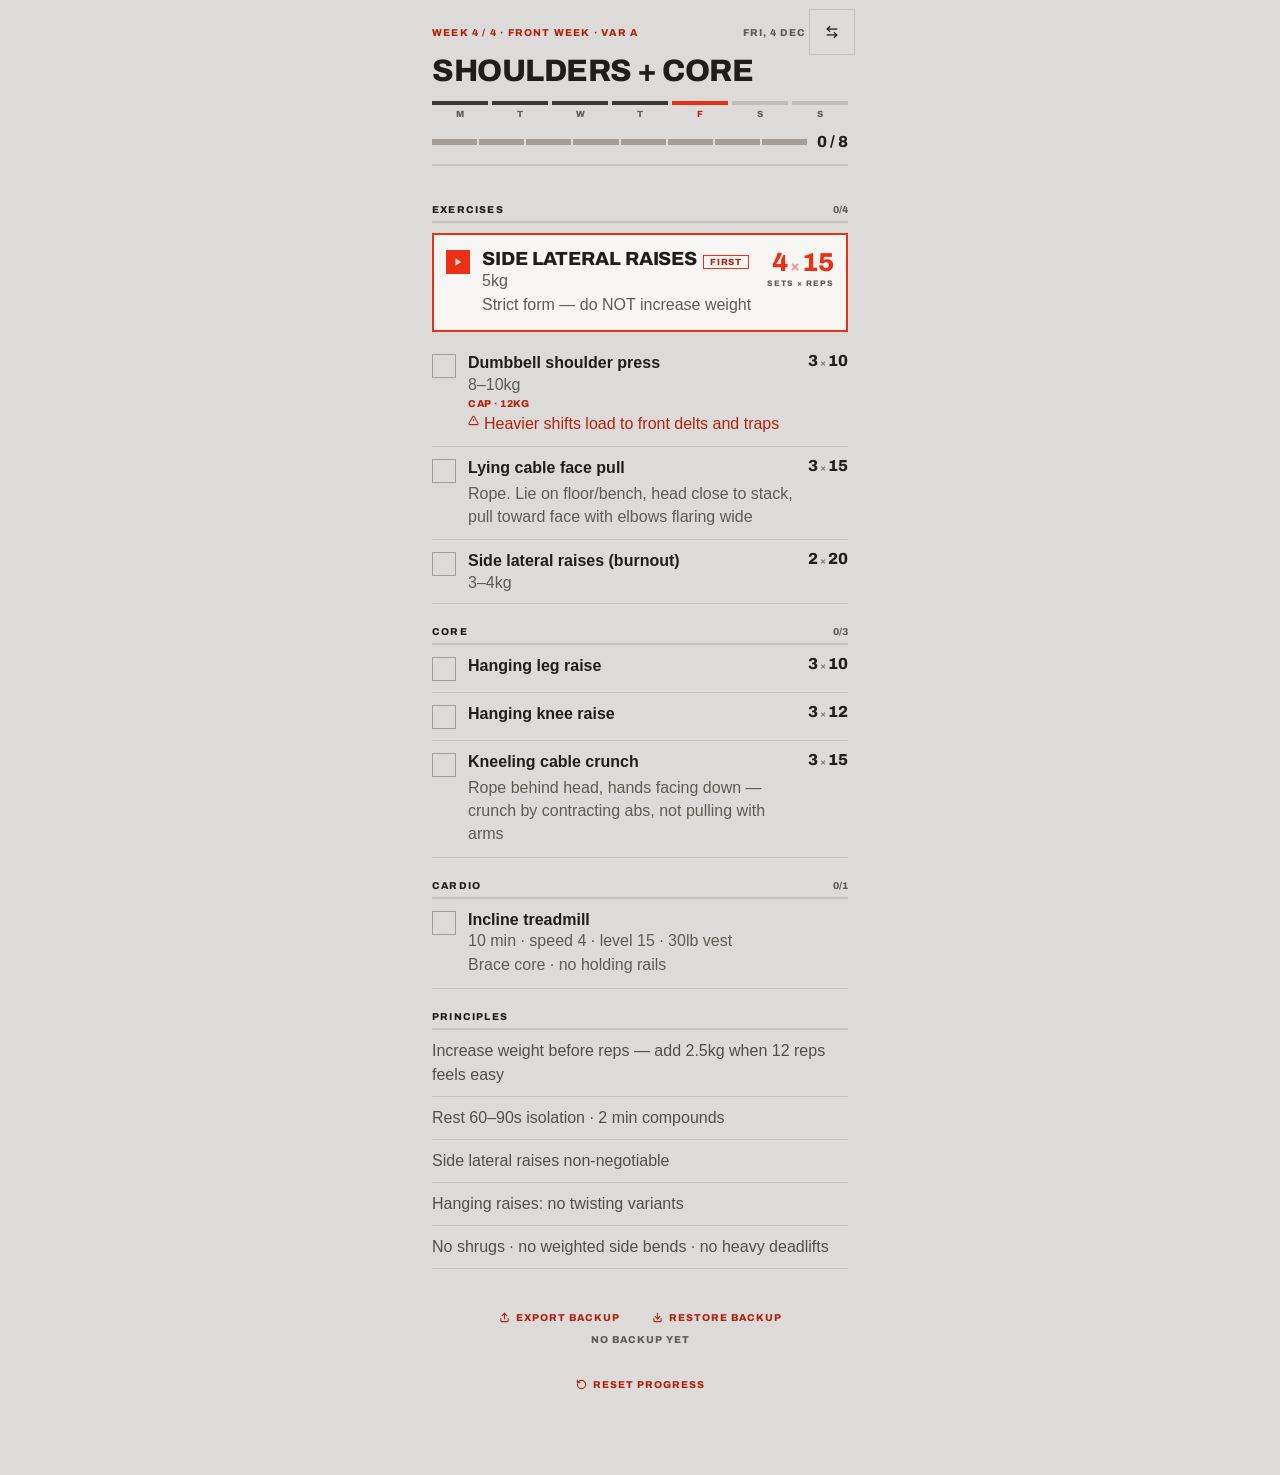
<file: index.html>
<!doctype html>
<html lang="en-AU">
	<head>
		<meta charset="UTF-8" />
		<meta
			name="viewport"
			content="width=device-width, initial-scale=1, viewport-fit=cover"
		/>
		<meta name="mobile-web-app-capable" content="yes" />
		<meta name="apple-mobile-web-app-capable" content="yes" />
		<meta
			name="apple-mobile-web-app-status-bar-style"
			content="default"
		/>
		<meta name="apple-mobile-web-app-title" content="Workout" />
		<meta name="theme-color" content="#dddbd9" />
		<title>workout-dashboard</title>

		<!-- Home-screen / tab icons. -->
		<link rel="apple-touch-icon" href="assets/apple-touch-icon-180.png" />
		<link rel="icon" href="assets/icon-512.svg" />
		<link rel="icon" type="image/png" sizes="32x32" href="assets/favicon-32.png" />

		<!-- Static PWA manifest (a real URL, so start_url/scope resolve correctly) -->
		<link rel="manifest" href="manifest.json" />

		<link
			rel="preload"
			as="font"
			type="font/woff2"
			crossorigin
			href="fonts/archivo-latin-800.woff2"
		/>
		<link rel="stylesheet" href="css/styles.css" />
	</head>
	<body>
		<!-- The whole UI is rendered into this single mount point by js/ui.js render() -->
		<div id="app"></div>

		<!-- Hidden picker for "Restore backup" (issue #89). A sibling of #app so it
		     survives render()'s wholesale repaint; onImportFile parses + validates
		     the chosen file before any destructive restore. -->
		<input
			type="file"
			id="import-file"
			accept="application/json"
			style="display: none"
			onchange="onImportFile(this)"
		/>

		<!-- Persistent polite live region. render() rebuilds #app wholesale, so a
		     live region inside it can never fire; this sibling survives every paint
		     and is written by doBorrow/undoBorrow to announce the swap (issue #77). -->
		<div id="sr-status" role="status" aria-live="polite" class="sr-only"></div>

		<!-- Bottom sheet for "follow a different day". Hidden until openSwapSheet() shows it. -->
		<div
			id="swap-sheet-overlay"
			style="display: none"
			class="swap-sheet-overlay"
			onclick="closeSwapSheet()"
		>
			<div
				class="swap-sheet"
				role="dialog"
				aria-modal="true"
				aria-labelledby="swap-sheet-title"
				onclick="event.stopPropagation()"
			>
				<div class="swap-sheet-header">
					<div class="swap-sheet-heading">
						<!-- Text content set once at boot by applyStaticStrings()
						     (js/ui.js) from js/strings.js — index.html carries no
						     literal copy (#175). No read-once sub line here (#176):
						     the title already says what the sheet does, and
						     aria-labelledby points at the title, not a sub. -->
						<div class="swap-sheet-title" id="swap-sheet-title"></div>
					</div>
					<button
						class="sheet-close"
						type="button"
						onclick="closeSwapSheet()"
					>
						<svg
							width="18"
							height="18"
							viewBox="0 0 24 24"
							fill="none"
							stroke="currentColor"
							stroke-width="2.4"
							stroke-linecap="square"
							aria-hidden="true"
						>
							<path d="M6 6l12 12M18 6L6 18" />
						</svg>
					</button>
				</div>
				<div id="swap-options"></div>
			</div>
		</div>

		<!--
  Scripts load in dependency order (classic scripts share one global scope):
    strings → the keyed copy bundle + t(), read by every file below it (#175)
    data    → the constants everything reads
    storage → localStorage + shared session state
    workout → pure logic that turns data into a checklist
    ui      → builds HTML and handles clicks
    main    → bootstraps: manifest, first render, service worker
-->
		<script src="js/strings.js"></script>
		<script src="js/data.js"></script>
		<script src="js/storage.js"></script>
		<script src="js/workout.js"></script>
		<script src="js/ui.js"></script>
		<script src="js/main.js"></script>
		<script src="js/zoom-lock.js"></script>
	</body>
</html>
</file>
<file: css/styles.css>
/* Self-hosted heading face — bundled, never fetched from a CDN (offline PWA). */
@font-face {
	font-family: 'Archivo';
	font-style: normal;
	font-weight: 800;
	font-display: swap;
	src: url('../fonts/archivo-latin-800.woff2') format('woff2');
}

:root {
	color-scheme: light;

	/* ── Modernist tokens ── anchors from design/Brand.dc.html (#ec3013 accent,
	   #201e1d ink) + mockup canvas hint #dddbd9 (Modernist Workout.dc.html:15,20).
	   Ramps derived — confirm at review. */
	--color-bg: #dddbd9;
	--color-surface: #f7f6f5;      /* derived: active-card panel, pops off bg */
	--color-text: #201e1d;         /* Brand ink */
	--color-divider: #c6c2be;      /* derived: 1px hairlines + 2px section rules on bg */

	--color-accent: #ec3013;       /* Brand primary */
	--color-accent-100: #fbe0da;   /* derived: banner bg, hover wash */
	--color-accent-200: #f6beb2;   /* derived: press state */
	--color-accent-600: #d02a10;   /* derived: hover/darker accent */
	--color-accent-700: #b0240e;   /* derived: small accent TEXT on bg (kicker, cap, undo) — ≥4.5:1 */
	--color-accent-800: #8f1d0b;   /* derived: banner text on accent-100 */

	--color-neutral-900: #201e1d;  /* = ink (completion block, done indicator, scrim base) */
	--color-neutral-800: #3a3735;  /* past week bars */
	--color-neutral-700: #524e4b;  /* principles text */
	--color-neutral-600: #5f5a55;  /* subs/notes/date — darkened from a pure ramp step so 11.5px text passes 4.5:1 on bg */
	--color-neutral-500: #837d77;  /* de-emphasis only (done names, chevrons) — ≈2.9:1 on bg, NOT for informational text */
	--color-neutral-400: #a49e98;  /* upcoming indicator borders, done numerals */
	--color-neutral-300: #c2bdb8;  /* future week bars, unlit segments (see 06 ticket note) */
	--color-neutral-200: #d1cdc9;  /* row press state */
	--color-neutral-100: #e9e7e5;  /* faint fills */

	--font-heading: 'Archivo', -apple-system, BlinkMacSystemFont, 'Segoe UI', Roboto, Helvetica, Arial, sans-serif; /* Archivo 800 self-hosted, fonts/archivo-latin-800.woff2 — see tests/fonts.test.js */
	--font-body: -apple-system, BlinkMacSystemFont, 'Segoe UI', Roboto, Helvetica, Arial, sans-serif; /* DECISION: mockup's --font-body is unresolvable; system stack = zero bytes, matches the app's existing UI stack */

	/* Type floor — zoom is off once installed, so nothing goes below this (#177) */
	--text-body-min: 16px;

	/* Short aliases remapped onto the Modernist tokens, kept for the few base
	   rules (body, storage warning) that still read them. */
	--bg: var(--color-bg);
	--text: var(--color-text);
	--warn: #e2a13d;

	/* House breakpoint gutter ramp (#165): 16 / 24 / 32px through the 768 /
	   1024 bands, one direction per rule. */
	--gutter-sm: 16px;   /* <768  */
	--gutter-md: 24px;   /* 768-1023 */
	--gutter-lg: 32px;   /* >=1024 */
	--gutter: var(--gutter-sm);
}

@media (min-width: 768px) {
	:root { --gutter: var(--gutter-md); }
}

@media (min-width: 1024px) {
	:root { --gutter: var(--gutter-lg); }
}

:focus-visible {
	outline: 2px solid var(--color-accent);
	outline-offset: 2px;
}

/* ── Micro-label tier (#177) ──────────────────────────────────────────────
 * The house standard's 16px body-text floor names "no exceptions, including
 * captions inside cards" — declared here as a divergence rather than applied
 * silently, per house standard §1 ("deviating is allowed; deviating silently
 * is not"). These selectors stay below 16px because they are uppercase,
 * letter-spaced CHIPS carrying a short LABEL (a count, a unit, a badge word),
 * never a sentence of prose a user reads for meaning — raising them to 16px
 * would blow up their tap-target/row geometry and flatten the Modernist type
 * language the app is built on, for a set of strings nobody reads as text.
 * The selectors: .reset-btn, .last-export/.import-msg, .kicker,
 * .kicker-date, .ws-letter, .section-name, .sec-count, .item-cap,
 * .item-first, .item-num-x, .item-num-label, .swap-banner-text.
 * (.item-warn and .swap-banner-undo look like this tier but are NOT in it —
 * a safety warning and an interactive control's only text respectively —
 * both raised to the floor below.) */

/* Reset affordance — uppercase accent text control with a reset-arrow SVG.
 * Visually a 10px text line, but padded to an effective ≥44px hit box (F08-08)
 * with a compensating negative margin so the surrounding layout stays tight.
 * The .armed state (set by the two-tap arm in ui.js) darkens to accent-600. */
.reset-btn {
	display: inline-flex;
	align-items: center;
	gap: 6px;
	margin: 2px 0 -8px;
	padding: 17px 12px;
	background: none;
	border: 0;
	cursor: pointer;
	font-family: var(--font-heading);
	font-size: 10px;
	font-weight: 800;
	letter-spacing: 0.1em;
	text-transform: uppercase;
	color: var(--color-accent-700);
	-webkit-tap-highlight-color: transparent;
	touch-action: manipulation;
	user-select: none;
}

.reset-btn:hover,
.reset-btn.armed {
	color: var(--color-accent-600);
}

/* One-tap backup footer (issue #89) — the Export/Restore controls reuse the
 * .reset-btn Modernist uppercase-chip language, sat in a centered row above the
 * reset affordance. The last-export date and any import message sit below in
 * quiet neutral-600, matching the app's other sub/note text. */
.backup-row {
	display: flex;
	justify-content: center;
	flex-wrap: wrap;
	gap: 8px;
}

.last-export,
.import-msg {
	font-family: var(--font-heading);
	font-size: 10px;
	font-weight: 800;
	letter-spacing: 0.1em;
	text-transform: uppercase;
	color: var(--color-neutral-600);
	margin-top: 2px;
	min-height: 12px;
}

* {
	box-sizing: border-box;
	margin: 0;
	padding: 0;
}

/* Visually-hidden but screen-reader-available. Used by the #sr-status polite
   live region (issue #77) — clipped to a 1px box so it never paints or shifts
   layout while its textContent stays announceable. */
.sr-only {
	position: absolute;
	width: 1px;
	height: 1px;
	margin: -1px;
	overflow: hidden;
	clip-path: inset(50%);
	white-space: nowrap;
}

html,
body {
	/* Standalone ergonomics (#85): block overscroll chaining so pulling down at
	   the page top can't trigger Android pull-to-refresh (a jarring mid-workout
	   reload) while normal scrolling feel is preserved. */
	overscroll-behavior-y: none;
}

body {
	background: var(--bg);
	color: var(--text);
	font-family:
		-apple-system, BlinkMacSystemFont, 'SF Pro Display', sans-serif;
	min-height: 100vh; /* fallback for engines without dvh */
	min-height: 100dvh; /* never 100vh alone — a mobile URL bar shrinks the viewport, 100vh doesn't notice */
	/* max(), not a bare env(): a bare env() resolves to 0 on desktop and any
	   non-notched phone, silently dropping the designed 20px gap there (#167). */
	padding-bottom: max(20px, env(safe-area-inset-bottom));
}

/* Modernist header (#65): NOT sticky — the header scrolls with the content in a
   single scroll container, per the mockup (non-sticky decision confirmed at
   review). A static light chrome — the header no longer tints per day (the
   day-hue system is retired). Content is constrained to the 480px rail by
   .header-inner so it aligns with the cards on wide viewports. */
header {
	/* max(), not a bare env(): a bare env() resolves to 0 on desktop and any
	   non-notched phone, silently dropping the designed 1rem top padding there
	   (#167). max(1rem, env(...)) gives a non-notched device the designed 16px
	   and a notched one its real inset, which is always larger. */
	padding: max(1rem, env(safe-area-inset-top)) 0 0;
	background: var(--bg);
}

.header-inner {
	max-width: 480px;
	margin: 0 auto;
	/* Gutter ramps 16/24/32px through the 768/1024 breakpoints (#165),
	   expanded to clear the notch in landscape via the horizontal safe-area
	   insets (#85). */
	padding-inline: max(var(--gutter), env(safe-area-inset-left))
		max(var(--gutter), env(safe-area-inset-right));
}

/* Kicker row: "WEEK 9 / 26 · BACK WEEK · VAR A" left; uppercase date + swap
   button right. Fits ONE line at 320px for the longest label at 10px. */
.kicker-row {
	display: flex;
	align-items: center;
	justify-content: space-between;
	gap: 0.625rem;
}

.kicker {
	font-family: var(--font-heading);
	font-size: 0.625rem;
	font-weight: 800;
	text-transform: uppercase;
	letter-spacing: 0.12em;
	color: var(--color-accent-700);
	/* The kicker is the priority: it never wraps and never yields space. When
	   the row is tight (320px, longest label + long date) the DATE truncates
	   instead — see .kicker-date. */
	white-space: nowrap;
	flex-shrink: 0;
}

.kicker-meta {
	display: flex;
	align-items: center;
	gap: 0.625rem;
	min-width: 0; /* let the date ellipsize rather than push the kicker */
}

.kicker-date {
	font-family: var(--font-heading);
	font-size: 0.625rem;
	font-weight: 800;
	text-transform: uppercase;
	letter-spacing: 0.1em;
	color: var(--color-neutral-600);
	/* A locale-long date truncates rather than wrapping the kicker row. */
	white-space: nowrap;
	overflow: hidden;
	text-overflow: ellipsis;
}

.workout-title {
	font-family: var(--font-heading);
	font-size: 1.9375rem; /* 31px */
	font-weight: 800;
	line-height: 1;
	text-transform: uppercase;
	letter-spacing: -0.015em;
	margin-top: 0.5rem;
	text-wrap: balance;
}

/* Closing 2px rule of the header stack. */
.header-rule {
	height: 0.125rem;
	background: var(--color-divider);
	margin-top: 0.875rem;
}

/* Week strip: Mon–Sun position-based bars under the header. Coloring is by
   position only — today = accent, past = ink, future = neutral — no per-day
   hues, no opacity fades. The bar carries the de-emphasis; letters stay fully
   legible (neutral-600, ≥4.5:1 on bg). */
.week-strip {
	display: flex;
	gap: 4px;
	margin-top: 14px;
}

.ws-day {
	flex: 1;
	min-width: 0;
}

.ws-bar {
	width: 100%;
	height: 4px;
	background: var(--color-neutral-300); /* future (default) */
}

.ws-day.past .ws-bar {
	background: var(--color-neutral-800);
}

.ws-day.today .ws-bar {
	background: var(--color-accent);
}

.ws-letter {
	font-size: 9px;
	font-weight: 800;
	margin-top: 4px;
	text-align: center;
	font-family: var(--font-heading);
	color: var(--color-neutral-600);
}

.ws-day.today .ws-letter {
	color: var(--color-accent-700);
}

.content {
	padding-block: 16px;
	/* Gutter ramps 16/24/32px through the 768/1024 breakpoints (#165),
	   expanded to clear the notch in landscape via the horizontal safe-area
	   insets (#85). */
	padding-inline: max(var(--gutter), env(safe-area-inset-left))
		max(var(--gutter), env(safe-area-inset-right));
	/* Deliberate divergence from the house standard's 720px >=1024 reading
	   measure (#178): this UI is one checklist column, and 720px would strand
	   the numerals far from the names, so the 480px rail is kept at every
	   width instead of widening at the laptop band. */
	max-width: 480px;
	margin: 0 auto;
}

/* Modernist ruled section header: uppercase micro-heading over a 2px divider,
   with an accent check (when complete) and a right-aligned d/total count. */
.section-label {
	display: flex;
	align-items: center;
	gap: 0.5rem;
	margin-top: 1.375rem;
	padding-bottom: 0.375rem;
	border-bottom: 2px solid var(--color-divider);
}

.section-name {
	font-family: var(--font-heading);
	font-size: 0.625rem;
	font-weight: 800;
	letter-spacing: 0.12em;
	text-transform: uppercase;
	color: var(--color-text);
}

.sec-check-wrap {
	display: inline-flex;
	align-items: center;
}

.sec-count {
	margin-left: auto;
	font-family: var(--font-heading);
	font-size: 0.625rem;
	font-weight: 800;
	color: var(--color-neutral-600);
	font-variant-numeric: tabular-nums;
}

/* Stacked meta lines under the name: sub · note · cap · warn (see .item-body) */
.item-sub {
	font-size: var(--text-body-min);
	color: var(--color-neutral-600);
	margin-top: 2px;
}
.item-note {
	font-size: var(--text-body-min);
	color: var(--color-neutral-600);
	line-height: 1.45;
	margin-top: 3px;
}
.item-cap {
	font-family: var(--font-heading);
	font-size: 10px;
	font-weight: 800;
	letter-spacing: 0.05em;
	text-transform: uppercase;
	color: var(--color-accent-700);
	margin-top: 4px;
}
.item-warn {
	display: flex;
	align-items: flex-start;
	gap: 5px;
	font-size: var(--text-body-min);
	color: var(--color-accent-700);
	line-height: 1.4;
	margin-top: 4px;
}
.item-warn svg {
	flex-shrink: 0;
	margin-top: 2px;
}

/* ── Full-bleed poster blocks (rest / outside-program / error) ──
   Square-cornered flat colour panel, bottom-anchored title block, SVG mark.
   .poster-accent paints the rest day the design's boldest moment; .poster-ink
   carries the outside-program and data-error states. No day-hue tokens. */
.poster {
	margin-top: 16px;
	padding: 24px 20px;
	min-height: 340px;
	display: flex;
	flex-direction: column;
	justify-content: flex-end;
	gap: 10px;
}

.poster-accent {
	/* Contrast resolution (issue #70): accent-600 (#d02a10) instead of the
	   mockup's brighter #ec3013 so white computes ≈5.2:1 for both the 44px
	   title and the 13px sub — meeting 4.5:1 for body text, not just 3:1. */
	background: var(--color-accent-600);
	color: #ffffff;
}

.poster-ink {
	background: var(--color-neutral-900);
	color: var(--color-bg);
}

.poster-icon {
	flex-shrink: 0;
}

.poster-title {
	font-family: var(--font-heading);
	font-weight: 800;
	font-size: 44px;
	line-height: 0.98;
	letter-spacing: -0.01em;
	text-transform: uppercase;
	text-wrap: balance;
}

.poster-sub {
	font-size: var(--text-body-min);
	opacity: 0.9;
}

.poster-sub code {
	/* Was 0.9em (a relative shrink for monospace visual balance) — with
	   .poster-sub now at the 16px floor, a shrink would put this body text
	   back under it (#177). 1em keeps it flush with its parent. */
	font-size: 1em;
}

/* Principles are a plain ruled list in the Modernist language — no card box. */
.principles {
	list-style: none;
}
.principle {
	font-size: var(--text-body-min);
	color: var(--color-neutral-700);
	line-height: 1.5;
	padding: 0.5625rem 0;
	border-bottom: 1px solid var(--color-divider);
}

/* ── Interactive item cards ── */
/* Keep scrollIntoView'd cards/banner clear of the opaque sticky header (#46). */
.item-card,
.done-banner {
	scroll-margin-top: calc(var(--header-h, 176px) + 8px);
}
/* Modernist row: flat list row, hairline divider, square indicator, split
   numerals. No card chrome, no day-hue tokens. */
.item-card {
	display: flex;
	align-items: flex-start;
	gap: 12px;
	padding: 11px 0;
	border-bottom: 1px solid var(--color-divider);
	cursor: pointer;
	-webkit-tap-highlight-color: transparent;
	touch-action: manipulation;
	user-select: none;
	transition: opacity 0.15s;
}
.item-card:active {
	background: var(--color-neutral-200);
}

/* Upcoming rows sit at FULL opacity now (F05-12): no dimming. */

/* Active row: a 2px accent border block on surface, square corners. */
.item-card.active {
	padding: 14px 12px;
	margin: 10px 0;
	border: 2px solid var(--color-accent);
	background: var(--color-surface);
}
.item-card.active .item-name {
	font-family: var(--font-heading);
	font-size: 19px;
	font-weight: 800;
	text-transform: uppercase;
	letter-spacing: -0.005em;
	line-height: 1.1;
}
.item-card.active .item-num-val {
	font-size: 26px;
	color: var(--color-accent);
}
.item-card.active .item-num-label {
	display: block;
}

/* Done rows fade + strike. */
.item-card.done {
	opacity: 0.55;
}
.item-card.done .item-name {
	text-decoration: line-through;
	color: var(--color-neutral-500);
}
.item-card.done .item-num-val {
	color: var(--color-neutral-400);
}

/* Square indicator: done = ink square + white check, active = accent square +
   play, upcoming = 1.5px neutral outline. Both SVGs live in the DOM; state
   class shows exactly one (or neither). Icons inherit the bg tint. */
.item-indicator {
	width: 24px;
	height: 24px;
	display: flex;
	align-items: center;
	justify-content: center;
	flex-shrink: 0;
	margin-top: 1px;
	border: 1.5px solid var(--color-neutral-400);
	background: transparent;
	color: var(--color-bg);
}
.ind-check,
.ind-play {
	display: none;
}
.item-card.active .item-indicator {
	border: none;
	background: var(--color-accent);
}
.item-card.active .ind-play {
	display: block;
}
.item-card.done .item-indicator {
	border: none;
	background: var(--color-neutral-900);
}
.item-card.done .ind-check {
	display: block;
}

.item-body {
	flex: 1;
	min-width: 0;
}
/* Name + FIRST badge share a baseline row and wrap together at narrow widths. */
.item-namerow {
	display: flex;
	align-items: baseline;
	gap: 6px;
	flex-wrap: wrap;
}
.item-name {
	font-size: var(--text-body-min);
	font-weight: 600;
	line-height: 1.3;
	color: var(--color-text);
}
.item-first {
	font-family: var(--font-heading);
	font-size: 9px;
	font-weight: 800;
	letter-spacing: 0.08em;
	border: 1px solid var(--color-accent);
	color: var(--color-accent-700);
	padding: 1px 6px;
}

/* Right-aligned split numeral block — the glance-at-mid-set numbers. */
.item-num {
	text-align: right;
	flex-shrink: 0;
}
.item-num-val {
	font-family: var(--font-heading);
	font-size: 16px;
	font-weight: 800;
	line-height: 1;
	color: var(--color-text);
}
.item-num-x {
	font-size: 0.6em;
	opacity: 0.5;
	margin: 0 2px;
}
/* SETS × REPS microlabel — only shown under the active row's numerals. */
.item-num-label {
	display: none;
	font-family: var(--font-heading);
	font-size: 8px;
	font-weight: 800;
	letter-spacing: 0.12em;
	color: var(--color-neutral-600);
	margin-top: 4px;
}

/* ── Progress bar ── */
.progress-row {
	display: flex;
	align-items: center;
	gap: 10px;
	margin-top: 14px;
}
.segs {
	flex: 1;
	display: flex;
	gap: 2px;
}
.seg {
	/* Unlit track: neutral-400. WCAG 1.4.11 (3:1 for meaningful graphics) is
	   intentionally not chased here — the adjacent "n / total" count carries the
	   same information at ≥4.5:1 and is the accessible channel. neutral-400 is a
	   visibility improvement over the old ~1.21:1 track, not a compliance claim. */
	flex: 1;
	height: 6px;
	background: var(--color-neutral-400);
	transition: background 0.25s ease;
}
.seg.on {
	background: var(--color-accent);
}
.progress-text {
	font-size: var(--text-body-min);
	color: var(--color-text);
	font-weight: 800;
	font-family: var(--font-heading);
	white-space: nowrap;
	font-variant-numeric: tabular-nums;
}

/* ── Section done tick (accent check SVG, colour set inline on the <svg>) ── */
.sec-check {
	display: block;
}

/* ── Completion block ── */
/* Flat ink panel with a square-linecap check, matching the poster pattern.
   Derived from state on every paint (id kept for scrollIntoView/remove). */
.done-banner {
	background: var(--color-neutral-900);
	color: var(--color-bg);
	padding: 20px 18px;
	display: flex;
	flex-direction: column;
	gap: 6px;
	margin-bottom: 16px;
}

.done-check {
	flex-shrink: 0;
}

.done-title {
	font-family: var(--font-heading);
	font-weight: 800;
	font-size: 24px;
	line-height: 1;
	letter-spacing: -0.01em;
	text-transform: uppercase;
}

/* ── Day swap ── */
/* Square 30×30 Modernist swap button (no radius). Padding + negative margin
   grow the tap target to ≥44px without enlarging the visual square (#65). */
.swap-btn {
	width: 1.875rem;
	height: 1.875rem;
	box-sizing: content-box;
	padding: 0.4375rem; /* 30 + 2×7 = 44px effective hit area */
	margin: -0.4375rem;
	border: 1px solid var(--color-divider);
	border-radius: 0;
	background: transparent;
	color: var(--color-text);
	cursor: pointer;
	display: flex;
	align-items: center;
	justify-content: center;
	flex-shrink: 0;
	-webkit-tap-highlight-color: transparent;
	touch-action: manipulation;
	user-select: none;
	transition: background 0.15s;
}
.swap-btn:hover {
	background: var(--color-accent-100);
}
.swap-btn:active {
	background: var(--color-accent-200);
}
.swap-btn svg {
	display: block;
}

/* Borrow banner: flat accent-100 wash, no border (the old same-colour border is
   gone). accent-800 on accent-100 computes ≥4.5:1 (#8f1d0b on #fbe0da). */
.swap-banner {
	display: flex;
	align-items: center;
	gap: 0.5rem;
	background: var(--color-accent-100);
	padding: 0.5rem 0.625rem;
	margin-top: 0.75rem;
}
.swap-banner-text {
	font-family: var(--font-heading);
	font-size: 0.625rem;
	font-weight: 800;
	letter-spacing: 0.08em;
	text-transform: uppercase;
	color: var(--color-accent-800);
}
.swap-banner-undo {
	font-size: var(--text-body-min);
	/* WCAG 2.5.8: the underlined "Undo" glyph is only ~35×11px, so pad the hit
	   area out to ≥44px in both dimensions and pull it back in with a matching
	   negative margin so the banner keeps its tight height and the text stays
	   flush-right against the banner's padding edge. */
	padding: 17px 14px;
	margin: -17px -14px;
	margin-left: auto;
	background: none;
	border: none;
	cursor: pointer;
	font-family: var(--font-heading);
	font-weight: 800;
	letter-spacing: 0.08em;
	text-transform: uppercase;
	color: var(--color-accent-700);
	text-decoration: underline;
	text-underline-offset: 3px;
	-webkit-tap-highlight-color: transparent;
	touch-action: manipulation;
	user-select: none;
}

/* The one raised notice (#172) — role="alert" panel shared by every
   warning/failure path (storage warning, definition-changed notice, and any
   future notice raised via raiseNotice() in js/ui.js). */
.notice {
	padding: 8px 12px;
	background: rgba(226, 161, 61, 0.14);
	border: 1px solid var(--warn);
	border-radius: 8px;
	margin-bottom: 8px;
	font-size: var(--text-body-min);
	line-height: 1.35;
	color: var(--warn);
	font-weight: 600;
}

.notice-title {
	font-family: var(--font-heading);
	font-weight: 800;
	margin-bottom: 2px;
}

.notice-detail {
	margin-top: 4px;
	opacity: 0.85;
}

.notice-action {
	display: block;
	margin-top: 6px;
	background: none;
	border: none;
	padding: 0;
	font: inherit;
	font-weight: 800;
	text-decoration: underline;
	color: inherit;
	cursor: pointer;
}

.swap-sheet-overlay {
	position: fixed;
	inset: 0;
	z-index: 200;
	background: color-mix(in srgb, var(--color-neutral-900) 55%, transparent);
	display: flex;
	align-items: flex-end;
	justify-content: center;
}
.swap-sheet {
	background: var(--color-bg);
	border-top: 2px solid var(--color-text);
	padding-bottom: calc(44px + env(safe-area-inset-bottom, 0px));
	width: 100%;
	max-width: 480px;
	max-height: 72%;
	overflow-y: auto;
	/* Keep overscroll inside the sheet: when the internal scroll reaches its
	   end, don't chain the scroll to the page behind the overlay (#85). */
	overscroll-behavior: contain;
}
.swap-sheet-header {
	display: flex;
	align-items: flex-start;
	gap: 10px;
	padding: 16px 18px 12px;
	border-bottom: 2px solid var(--color-divider);
}
.swap-sheet-heading {
	flex: 1;
	min-width: 0;
}
.sheet-close {
	flex-shrink: 0;
	display: flex;
	align-items: center;
	justify-content: center;
	width: 44px;
	height: 44px;
	margin: -10px -12px -10px 0;
	padding: 0;
	background: none;
	border: 0;
	color: var(--color-text);
	cursor: pointer;
	-webkit-tap-highlight-color: transparent;
	touch-action: manipulation;
	user-select: none;
}
.sheet-close:active {
	background: var(--color-accent-200);
}
.swap-sheet-title {
	font-family: var(--font-heading);
	font-size: 17px;
	font-weight: 800;
	line-height: 1.1;
	letter-spacing: -0.01em;
	text-transform: uppercase;
}
.swap-option {
	display: flex;
	align-items: center;
	gap: 10px;
	width: 100%;
	padding: 13px 18px;
	background: none;
	border: 0;
	border-bottom: 1px solid var(--color-divider);
	font: inherit;
	color: inherit;
	text-align: left;
	cursor: pointer;
	-webkit-tap-highlight-color: transparent;
	touch-action: manipulation;
	transition: background 0.1s;
}
.swap-option:active {
	background: var(--color-accent-200);
}
.swap-option-text {
	display: block;
	flex: 1;
	min-width: 0;
}
.swap-option-day {
	display: block;
	font-family: var(--font-heading);
	font-size: var(--text-body-min);
	font-weight: 800;
}
.swap-option-label {
	display: block;
	font-size: var(--text-body-min);
	color: var(--color-neutral-600);
	margin-top: 2px;
}
.swap-option-chevron {
	flex-shrink: 0;
}
.swap-empty {
	padding: 24px;
	text-align: center;
	color: var(--color-neutral-600);
}

@media (hover: hover) {
	.swap-option:hover {
		background: var(--color-accent-100);
	}
}

/* Respect the OS "Reduce Motion" setting (#79): neutralise all transitions and
   animations, and force instant scroll. Paired with the JS scrollBehavior()
   guard in ui.js, since an explicit behavior:'smooth' bypasses CSS. This is the
   only !important usage in the file. */
@media (prefers-reduced-motion: reduce) {
	* {
		transition-duration: 0.01ms !important;
		animation-duration: 0.01ms !important;
		scroll-behavior: auto !important;
	}
}

/* "Updated — tap to refresh" toast (#82). Surfaced on controllerchange when a
   deploy lands mid-session; tapping reloads onto the fresh code. Same flat-ink
   Modernist language as the completion block (ink block, bg text, square
   corners), pinned above the iOS home indicator via safe-area. */
.update-toast {
	position: fixed;
	left: 50%;
	bottom: calc(16px + env(safe-area-inset-bottom, 0px));
	transform: translateX(-50%);
	z-index: 100;
	background: var(--color-neutral-900);
	color: var(--color-bg);
	border: none;
	border-radius: 0;
	padding: 12px 18px;
	font-family: var(--font-heading);
	font-weight: 800;
	font-size: var(--text-body-min);
	letter-spacing: -0.01em;
	text-transform: uppercase;
	cursor: pointer;
	box-shadow: 0 2px 12px rgba(32, 30, 29, 0.35);
	-webkit-tap-highlight-color: transparent;
	touch-action: manipulation;
	user-select: none;
}
</file>
